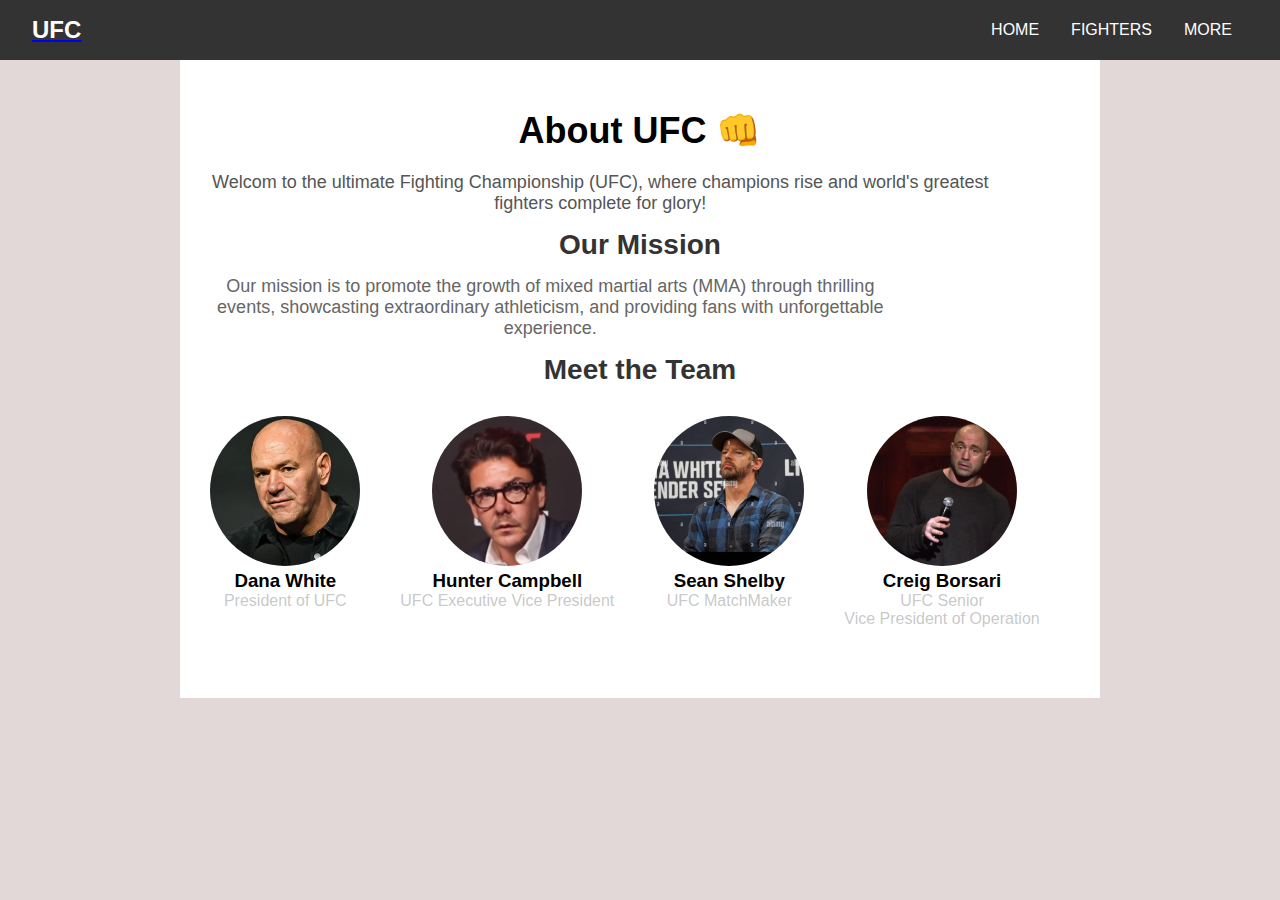
<file: pages/about.html>
<!DOCTYPE html>
<html lang="en">
  <head>
    <meta charset="UTF-8" />
    <meta name="viewport" content="width=device-width, initial-scale=1.0" />
    <link rel="stylesheet" href="../styles/navbar.css" />
    <link rel="stylesheet" href="../styles/style.css" />
    <link rel="stylesheet" href="../styles/about.css" />
    <script src="../scripts/navbar.js" defer></script>
    <title>about-page</title>
  </head>
  <body>
    <nav class="navbar">
      <a href="../index.html">
        <div class="logo">UFC</div>
      </a>
      <ul class="nav-links">
        <li><a href="../index.html">HOME</a></li>
        <li><a href="./fighters.html">FIGHTERS</a></li>
        <li>
          <a href="#more" id="dropdown-toggle">MORE</a>
          <ul class="dropdown">
            <li><a class="sub-menu" href="./events.html">EVENTS</a></li>
            <li><a class="sub-menu" href="./about.html">ABOUT</a></li>
            <li><a class="sub-menu" href="./contact.html">CONTACT</a></li>
          </ul>
        </li>
      </ul>
      <div id="hamburger">&#9776;</div>
    </nav>

    <section class="about-section">
      <div class="about-contant">
        <h1>About UFC 👊</h1>
        <p class="intro-text">
          Welcom to the ultimate Fighting Championship (UFC), where champions
          rise and world's greatest fighters complete for glory!
        </p>

        <div class="mission">
          <h2>Our Mission</h2>
          <p>
            Our mission is to promote the growth of mixed martial arts (MMA)
            through thrilling events, showcasting extraordinary athleticism, and
            providing fans with unforgettable experience.
          </p>
        </div>
        <div class="team">
          <h2>Meet the Team</h2>
          <div class="tean-members">
            <div class="team-member">
              <img src="../dana white.webp" alt="dana white" />
              <h3>Dana White</h3>
              <p>President of UFC</p>
            </div>
          <div class="tean-members">
            <div class="team-member">
              <img src="../Hunter-Campbell.jpg" alt="hunter cambell" />
              <h3>Hunter Campbell</h3>
              <p>UFC Executive Vice President</p>
            </div>
          <div class="tean-members">
            <div class="team-member">
              <img src="../shelby 2.jpg" alt="sean shelby" />
              <h3>Sean Shelby</h3>
              <p>UFC MatchMaker</p>
            </div>
          <div class="tean-members">
            <div class="team-member">
              <img src="../Creig Borsari.webp" alt="creig Borsari" />
              <h3>Creig Borsari</h3>
              <p>UFC Senior <br>Vice President of Operation</p>
            </div>
          </div>
        </div>
      </div>
    </section>
  </body>
</html>
</file>
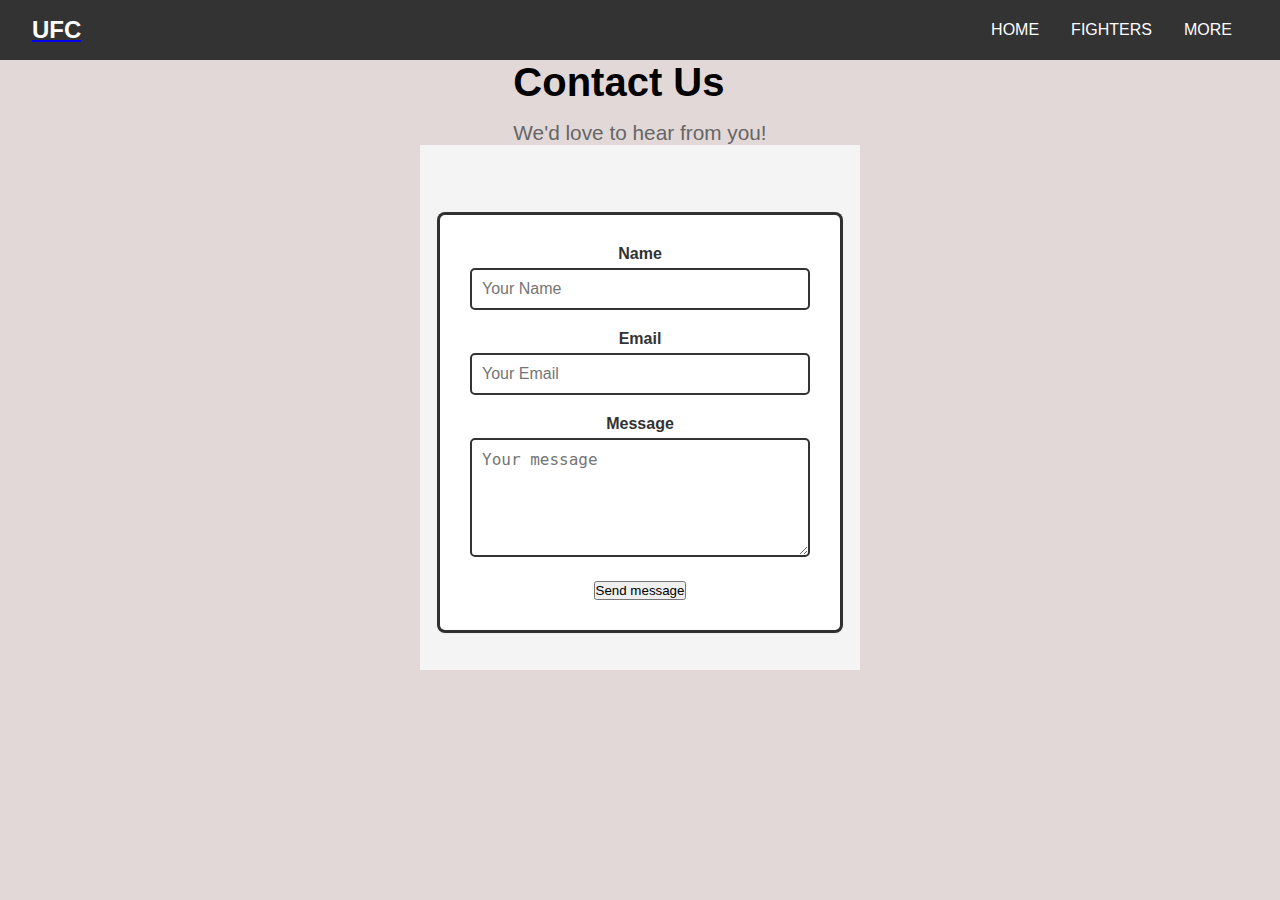
<file: pages/contact.html>
<!DOCTYPE html>
<html lang="en">
  <head>
    <meta charset="UTF-8" />
    <meta name="viewport" content="width=device-width, initial-scale=1.0" />
    <link rel="stylesheet" href="../styles/navbar.css" />
    <link rel="stylesheet" href="../styles/style.css" />
    <link rel="stylesheet" href="../styles/contact.css" />
    <script src="../scripts/navbar.js" defer></script>
    <script src="../scripts/contact.js" defer></script>
    <title>contact-page</title>
  </head>
  <body>
    <nav class="navbar">
      <a href="../index.html">
        <div class="logo">UFC</div>
      </a>
      <ul class="nav-links">
        <li><a href="../index.html">HOME</a></li>
        <li><a href="./fighters.html">FIGHTERS</a></li>
        <li>
          <a href="#more" id="dropdown-toggle">MORE</a>
          <ul class="dropdown">
            <li><a class="sub-menu" href="./events.html">EVENTS</a></li>
            <li><a class="sub-menu" href="./about.html">ABOUT</a></li>
            <li><a class="sub-menu" href="./contact.html">CONTACT</a></li>
          </ul>
        </li>
      </ul>
      <div id="hamburger">&#9776;</div>
    </nav>
    <div class="contact-header">
      <h1>Contact Us</h1>
      <p class="intro-text">We'd love to hear from you!</p>
    </div>
    <section class="contact-section">
      <form id="contact-form" class="contact-form">
        <div class="form-group">
          <label for="name">Name</label>
          <input
            type="text"
            id="name"
            name="name"
            required
            placeholder="Your Name"
          />
        </div>

        <div class="form-group">
          <label for="email">Email</label>
          <input
            type="email"
            id="email"
            name="email"
            required
            placeholder="Your Email"
          />
        </div>

        <div class="form-group">
          <label for="message">Message</label>
          <textarea
            type="text"
            id="message"
            name="message"
            required
            placeholder="Your message"
            rows="5"
          ></textarea>
        </div>
        <button type="submit" Send Message>Send message</button>
      </form>
    </section>
  </body>
</html>
</file>
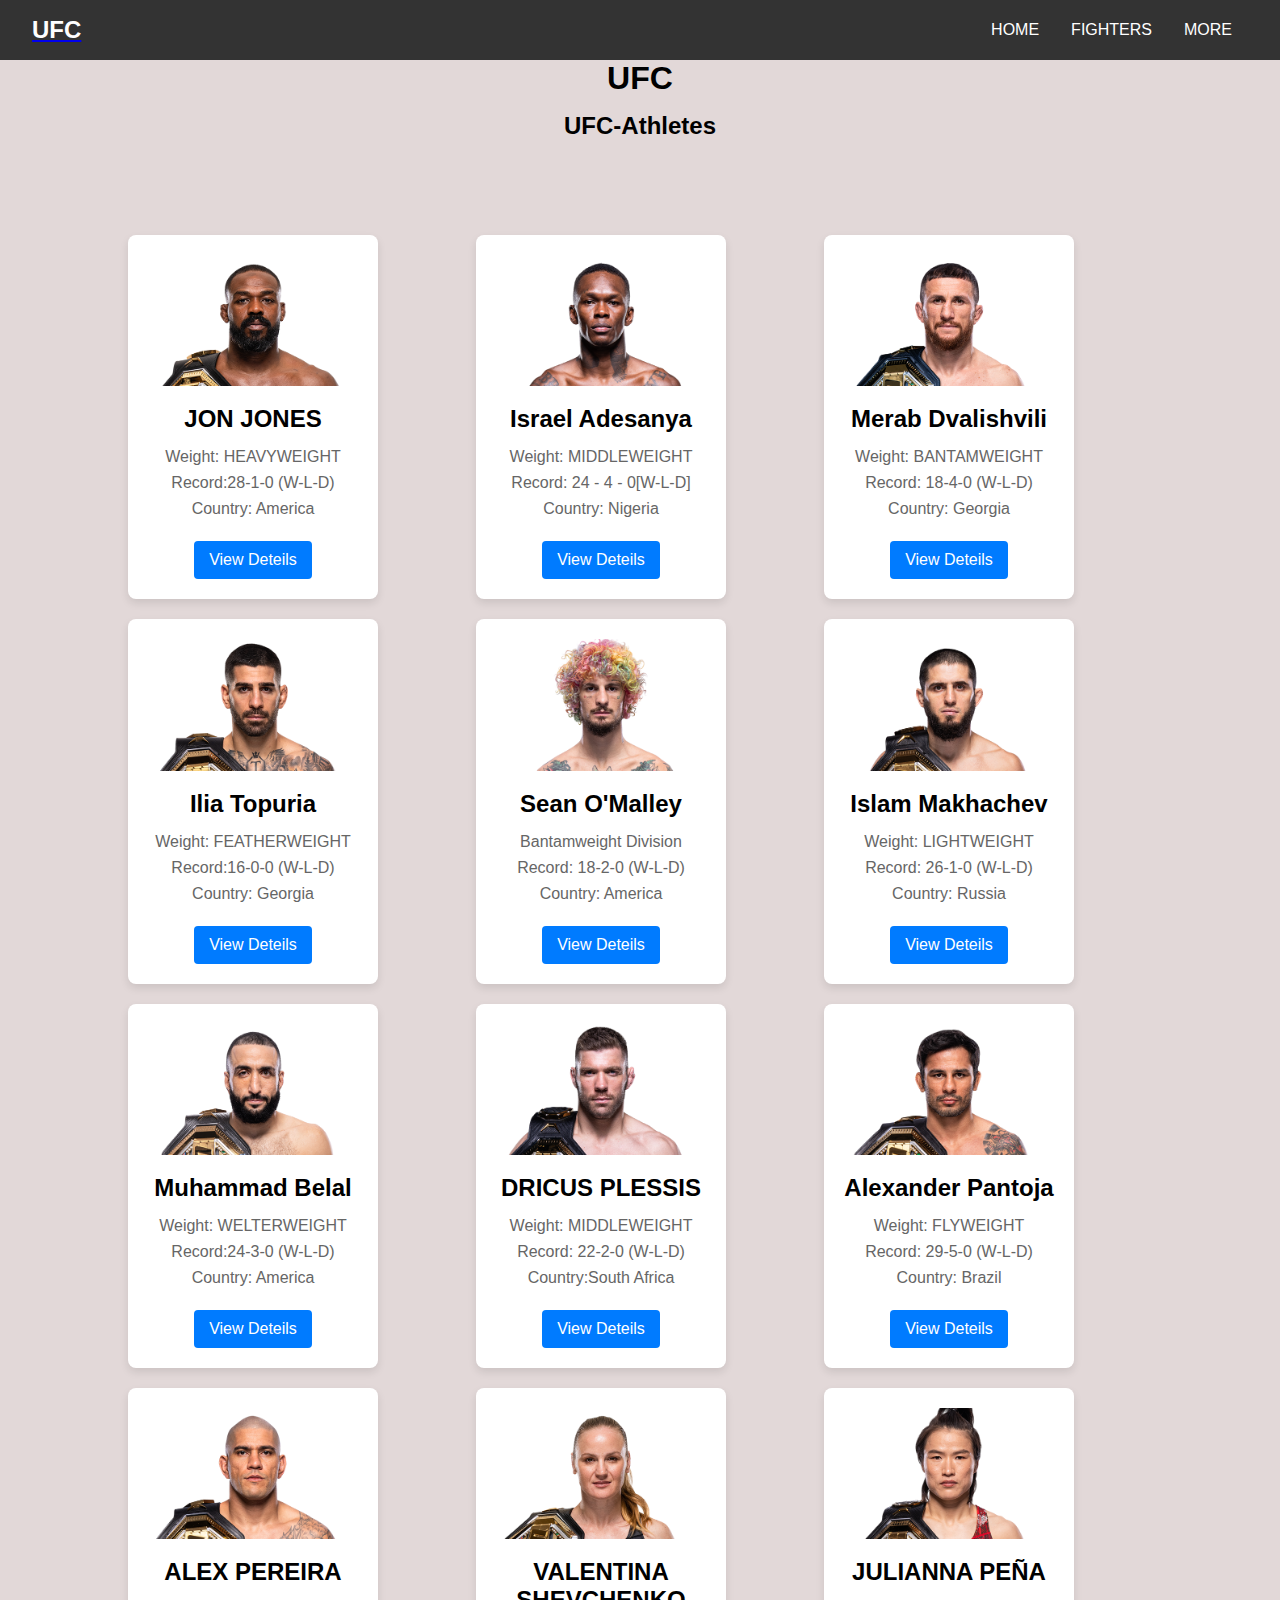
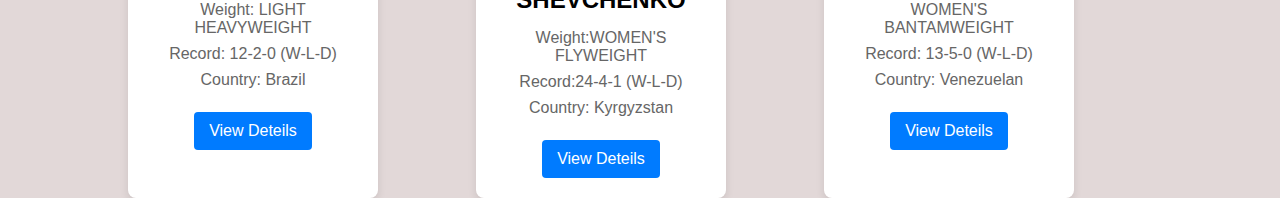
<file: pages/fighters.html>
<!DOCTYPE html>
<html lang="en">
  <head>
    <meta charset="UTF-8" />
    <meta name="viewport" content="width=device-width, initial-scale=1.0" />
    <link rel="stylesheet" href="../styles/navbar.css" />
    <link rel="stylesheet" href="../styles/style.css" />
    <script src="../scripts/navbar.js" defer></script>
    <title>fighters-page</title>
  </head>
  <body>
    <nav class="navbar">
      <a href="../index.html">
        <div class="logo">UFC</div>
      </a>
      <ul class="nav-links">
        <li><a href="../index.html">HOME</a></li>
        <li><a href="#fighters">FIGHTERS</a></li>
        <li>
          <a href="" id="dropdown-toggle">MORE</a>
          <ul class="dropdown">
            <li><a class="sub-menu" href="./events.html">EVENTS</a></li>
            <li><a class="sub-menu" href="./about.html">ABOUT</a></li>
            <li><a class="sub-menu" href="./contact.html">CONTACT</a></li>
          </ul>
        </li>
      </ul>
      <div id="hamburger">&#9776;</div>
    </nav>

    <h1>UFC</h1>
    <div class="header">
      <h2>UFC-Athletes</h2>
    </div>
    <div class="card-container">
      <div class="card">
        <img class="fighter-img" src="./ATHLETES/JONES_JON_BELT_11-16.png" />
        <h2>JON JONES</h2>
        <p class="weight">Weight: HEAVYWEIGHT</p>
        <p class="record">Record:28-1-0 (W-L-D)</p>
        <p class="country">Country: America</p>
        <a target="_blank" href="https://www.ufc.com/athlete/jon-jones"
          ><button class="view-details">View Deteils</button></a
        >
      </div>
      <div class="card">
        <img class="fighter-img" src="./ATHLETES/200x1.webp" />
        <h2>Israel Adesanya</h2>
        <p class="weight">Weight: MIDDLEWEIGHT</p>
        <p class="record">Record: 24 - 4 - 0[W-L-D]</p>
        <p class="country">Country: Nigeria</p>
        <a target="_blank" href="https://www.ufc.com/athlete/israel-adesanya">
          <button class="view-details">View Deteils</button></a
        >
      </div>
      <div class="card">
        <img class="fighter-img" src="./ATHLETES/DVALISHVILI_MERAB_BELT.png" />
        <h2>Merab Dvalishvili</h2>
        <p class="weight">Weight: BANTAMWEIGHT</p>
        <p class="record">Record: 18-4-0 (W-L-D)</p>
        <p class="country">Country: Georgia</p>
        <a target="_blank" href="https://www.ufc.com/athlete/merab-dvalishvili">
          <button class="view-details">View Deteils</button></a
        >
      </div>
      <div class="card">
        <img class="fighter-img" src="./ATHLETES/TOPURIA_ILIA_BELT.png" />
        <h2>Ilia Topuria</h2>
        <p class="weight">Weight: FEATHERWEIGHT</p>
        <p class="record">Record:16-0-0 (W-L-D)</p>
        <p class="country">Country: Georgia</p>
        <a target="_blank" href="https://www.ufc.com/athlete/ilia-topuria">
          <button class="view-details">View Deteils</button></a
        >
      </div>
      <div class="card">
        <img class="fighter-img" src="./ATHLETES/Sean O'Malley.webp" />
        <h2>Sean O'Malley</h2>
        <p class="weight">Bantamweight Division</p>
        <p class="record">Record: 18-2-0 (W-L-D)</p>
        <p class="country">Country: America</p>
        <a target="_blank" href="https://www.ufc.com/athlete/sean-omalley">
          <button class="view-details">View Deteils</button></a
        >
      </div>

      <div class="card">
        <img
          class="fighter-img"
          src="./ATHLETES/MAKHACHEV_ISLAM_BELT_06-01.png"
        />
        <h2>Islam Makhachev</h2>
        <p class="weight">Weight: LIGHTWEIGHT</p>
        <p class="record">Record: 26-1-0 (W-L-D)</p>
        <p class="country">Country: Russia</p>
        <a target="_blank" href="https://www.ufc.com/athlete/islam-makhachev">
          <button class="view-details">View Deteils</button></a
        >
      </div>
      <div class="card">
        <img class="fighter-img" src="./ATHLETES/MUHAMMAD_BELAL_BELTMOCK.png" />
        <h2>Muhammad Belal</h2>
        <p class="weight">Weight: WELTERWEIGHT</p>
        <p class="record">Record:24-3-0 (W-L-D)</p>
        <p class="country">Country: America</p>
        <a target="_blank" href="https://www.ufc.com/athlete/belal-muhammad">
          <button class="view-details">View Deteils</button></a
        >
      </div>
      <div class="card">
        <img
          class="fighter-img"
          src="./ATHLETES/DU_PLESSIS_DRICUS_BELT_08-17.png"
        />
        <h2>DRICUS PLESSIS</h2>
        <p class="weight">Weight: MIDDLEWEIGHT</p>
        <p class="record">Record: 22-2-0 (W-L-D)</p>
        <p class="country">Country:South Africa</p>
        <a target="_blank" href="https://www.ufc.com/athlete/dricus-du-plessis">
          <button class="view-details">View Deteils</button></a
        >
      </div>
      <div class="card">
        <img
          class="fighter-img"
          src="./ATHLETES/PANTOJA_ALEXANDRE_BELT_05-04.png"
        />
        <h2>Alexander Pantoja</h2>
        <p class="weight">Weight: FLYWEIGHT</p>
        <p class="record">Record: 29-5-0 (W-L-D)</p>
        <p class="country">Country: Brazil</p>
        <a target="_blank" href="https://www.ufc.com/athlete/alexandre-pantoja">
          <button class="view-details">View Deteils</button></a
        >
      </div>
      <div class="card">
        <img class="fighter-img" src="./ATHLETES/PEREIRA_ALEX_BELT_10-05.png" />
        <h2>ALEX PEREIRA</h2>
        <p class="weight">Weight: LIGHT HEAVYWEIGHT</p>
        <p class="record">Record: 12-2-0 (W-L-D)</p>
        <p class="country">Country: Brazil</p>
        <a target="_blank" href="https://www.ufc.com/athlete/alex-pereira">
          <button class="view-details">View Deteils</button></a
        >
      </div>
      <div class="card">
        <img
          class="fighter-img"
          src="./ATHLETES/SHEVCHENKO_VALENTINA_BELT_03-05.png"
        />
        <h2>VALENTINA SHEVCHENKO</h2>
        <p class="weight">Weight:WOMEN'S FLYWEIGHT</p>
        <p class="record">Record:24-4-1 (W-L-D)</p>
        <p class="country">Country: Kyrgyzstan</p>
        <a
          target="_blank"
          href="https://www.ufc.com/athlete/valentina-shevchenko"
        >
          <button class="view-details">View Deteils</button></a
        >
      </div>

      <div class="card">
        <img class="fighter-img" src="./ATHLETES/WEILI_ZHANG_BELT_04-13.png" />
        <h2>JULIANNA PEÑA</h2>
        <p class="weight">WOMEN'S BANTAMWEIGHT</p>
        <p class="record">Record: 13-5-0 (W-L-D)</p>
        <p class="country">Country: Venezuelan</p>
        <a target="_blank" href="https://www.ufc.com/athlete/julianna-pena">
          <button class="view-details">View Deteils</button></a
        >
      </div>
    </div>
  </body>
</html>
</file>
<file: styles/navbar.css>
.navbar {
  width: 100%;
  background-color: #333;
  display: flex;
  justify-content: space-between;
  align-items: center;
  padding: 1rem 2rem;
  position: sticky;
  top: 0;
  z-index: 1;
}

.navbar .logo {
  font-size: 1.5rem;
  font-weight: bold;
  color: #fff;
  cursor: pointer;
  transition: color 0.5s ease;
}

.navbar .logo:hover {
  background: -webkit-linear-gradient(red, #fff);
  -webkit-background-clip: text;
  -webkit-text-fill-color: transparent;
}

.nav-links {
  display: flex;
  list-style: none;
}

.nav-links li {
  position: relative;
}

.nav-links a {
  color: #fff;
  text-decoration: none;
  margin: 0 1rem;
  font-size: 1rem;
  transition: color 0.5s ease;
}

.dropdown .sub-menu {
  font-size: 0.7rem;
  font-family: Arial, "Helvetica Neue", Helvetica, sans-serif;
}

.nav-links a:hover {
  color: #007bff;
}

#hamburger {
  display: none;
  font-size: 1.5rem;
  color: #fff;
  cursor: pointer;
}

.dropdown {
  display: none;
  position: absolute;
  top: 144%;
  left: -56px;
  background-color: #444;
  list-style: none;
  padding: 0.5rem 0;
}

.dropdown li {
  padding: 0.5rem 1rem;
}

.dropdown a {
  color: #fff;
}

.dropdown a:hover {
  color: #007bff;
  background-color: #555;
}

.nav-links .dropdown.active {
  display: block;
}

@media (max-width: 768px) {
  .nav-links {
    flex-direction: column;
    background-color: #333;
    position: absolute;
    top: 100%;
    right: 0;
    width: 100%;
    display: none;
  }

  .nav-links.show {
    display: flex;
    justify-content: end;
    align-items: end;
  }

  #hamburger {
    display: block;
  }

  .nav-links li {
    margin: 0.5rem 0;
  }
}
</file>
<file: styles/style.css>
* {
  margin: 0;
  padding: 0;
  box-sizing: border-box;
}
body {
  font-family: Arial, "Helvetica Neue", Helvetica, sans-serif;
  background-color: rgb(226, 216, 216);
  display: flex;
  flex-direction: column;
  justify-content: center;
  align-items: center;
  
}

.about-ufc-text{
  font-weight: bold;
  font-family: Arial, Helvetica, sans-serif;
  background: -webkit-linear-gradient(maroon, gray );
  color: #fff;
  font-size: 1.4rem;
}
.history-text{
  font-weight: bold;
  font-family: Arial, Helvetica, sans-serif;
  background: -webkit-linear-gradient(maroon, gray );
  color: #fff;
  
}
.ufc-stars-text{
  font-weight: bold;
  font-family: Arial, Helvetica, sans-serif;
  background: -webkit-linear-gradient(maroon, gray );
  color: #fff;
}
.achievements li{
  font-weight: bold;
  font-family: Arial, Helvetica, sans-serif;
  background: -webkit-linear-gradient(maroon, gray );
  color: #fff;
}
.card-container {
  display: grid;
  grid-template-columns: repeat(auto-fill, minmax(250px, 1fr));
  width: 80%;
  gap: 20px;
  padding-top: 5rem;
}

@media (max-width: 768px) {
  .card-container {
    grid-template-columns: repeat(auto-fill, minmax(200px, 1fr));
    gap: 15px;
    padding-top: 5rem;
    margin-left: 3rem;
  }
}
@media (max-width: 480px) {
  .card-container {
    grid-template-columns: 1fr;
    gap: 10px;
    padding-top: 2rem;
    margin-left: 3rem;
  }
}

.card {
  background-color: #fff;
  border-radius: 8px;
  box-shadow: 0 4px 8px rgba(0, 0, 0, 0.1);
  width: 250px;
  text-align: center;
  padding: 20px;
  transition: transform 0.7s ease, box-shadow 0.7s ease;
}
.card:hover {
  transform: scale(1.05);
  box-shadow: 0 6px 12px rgba(0, 0, 0, 0.2);
}
.fighter-img {
  width: 100%;
  height: auto;
  border-radius: 8px;
  transition: transform 0.7s ease;
}
.fighter-img:hover {
  transform: scale(1.1);
}
h2 {
  font-size: 1.5rem;
  margin: 15px 0;
}
p {
  font-size: 1rem;
  color: #666;
}
.weight,
.record,
.country {
  margin: 8px 0;
}
.view-details {
  background-color: #007bff;
  color: #fff;
  padding: 10px 15px;
  border: none;
  border-radius: 4px;
  cursor: pointer;
  font-size: 1rem;
  margin-top: 15px;
  transition: background-color 0.7s ease;
}
.view-details:hover {
  background-color: #0056b3;
}
.header {
  display: flex;
  justify-items: center;
}
.achievements{
  text-align: center;
  align-items: center;
  
}
.ufc-stars{
  text-align: center;
  align-items: center;
}
.history-story{
  text-align: center;
  align-items: center;
}
</file>
<file: styles/about.css>
.about-section {
  background-color: #fff;
  padding: 50px 20px;
  text-align: center;
}
.about-contant h1 {
  font-size: 36px;
  margin-bottom: 20px;
}
.intro-text {
  font-size: 18px;
  color: #555;
  max-width: 800px;
  margin: o auto 40px;
}
.mission h2 {
  font-size: 28px;
  margin-bottom: 15px;
  color: #333;
}
.mission p {
  font-size: 18px;
  max-width: 700px;
  margin: o auto 40px;
}
.team h2 {
  font-size: 28px;
  margin-bottom: 30px;
  color: #333;
}
.tean-members {
  display: flex;
  justify-content: center;
  gap: 30px;
  flex-wrap: wrap;
  margin: 0 10px;
}
.team-member {
  text-align: center;

  margin-bottom: 20px;
}
.team-member img {
  width: 150px;
  height: 150px;
  border-radius: 50%;
  object-fit: cover;
}
.team-member p {
  color: #5555;
}
</file>
<file: styles/contact.css>
.contact-section {
  padding: 40px 20px;
  background-color: #f4f4f4;
  text-align: center;
}
.contact-header h1 {
  font-size: 2.5rem;
  margin-bottom: 1rem;
}
.contact-header .intro-text {
  font-size: 1.3rem;
  color: #666;
}
#contact-form {
  display: flex;
  flex-direction: column;
  align-items: center;
  background-color: #fff;
  border-radius: 5px;
  padding: 30px;
  box-shadow: rgba(0, 0, 0, 0.16) 0px 1px 4px, rgb(51, 51, 51) 0px 0px 0px 3px;
  width: 400px;
  margin-top: 30px;
}
.form-group {
  width: 100%;
  margin-bottom: 20px;
}
.form-group label {
  display: block;
  font-weight: bold;
  margin-bottom: 5px;
  color: #333;
}

.form-group input,
.form-group textarea {
  width: 100%;
  padding: 10px;
  font-size: 1rem;
  border: 2px solid #333;
  border-radius: 5px;
}
.form-group input:focus,
.form-group textarea:focus {
  border-color: rgb(246, 127, 127);
  outline: none;
}
</file>
